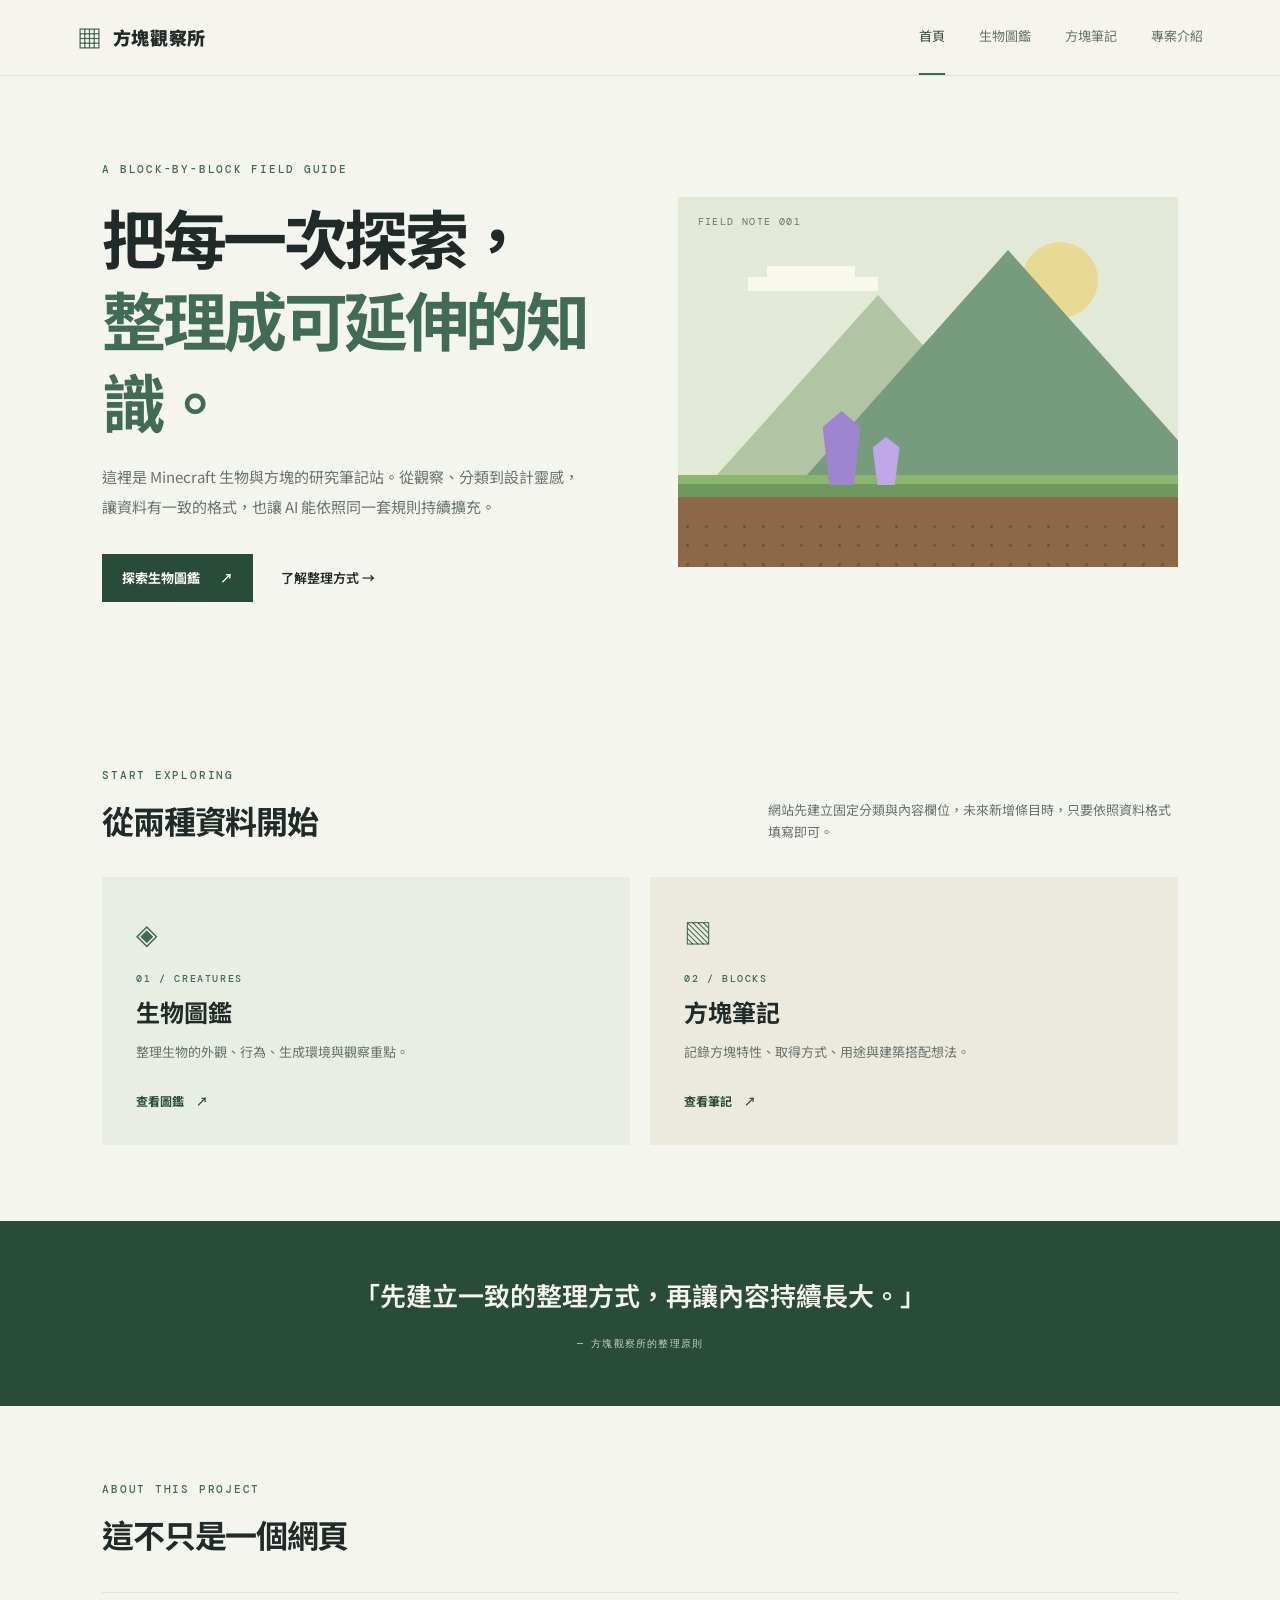
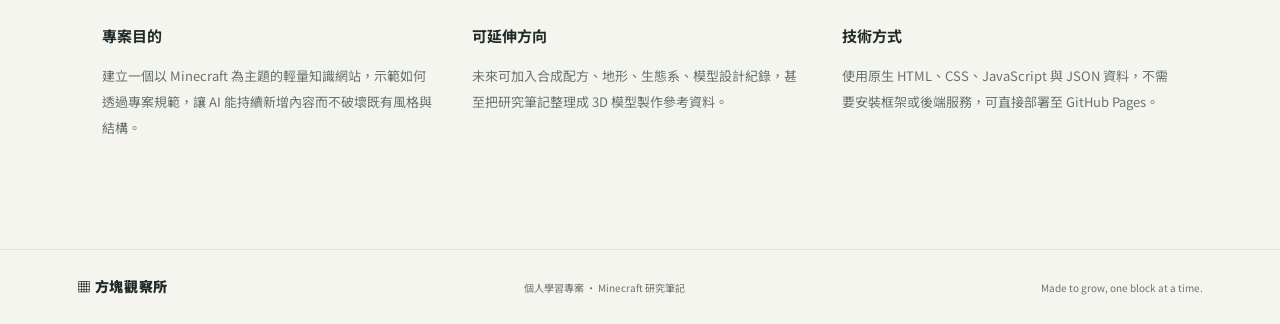
<file: index.html>
<!DOCTYPE html>
<html lang="zh-Hant">
<head>
  <meta charset="UTF-8">
  <meta name="viewport" content="width=device-width, initial-scale=1.0">
  <meta name="description" content="方塊觀察所：以清楚、可延伸的方式整理 Minecraft 生物與方塊研究筆記。">
  <title>方塊觀察所｜首頁</title>
  <link rel="stylesheet" href="assets/css/style.css">
  <script src="assets/js/site.js" defer></script>
</head>
<body>
  <header class="site-header">
    <a class="brand" href="index.html"><span class="brand-mark">▦</span> 方塊觀察所</a>
    <nav aria-label="主要導覽">
      <a class="active" href="index.html">首頁</a>
      <a href="pages/creatures.html">生物圖鑑</a>
      <a href="pages/blocks.html">方塊筆記</a>
      <a href="#about">專案介紹</a>
    </nav>
  </header>

  <main>
    <section class="hero">
      <div class="hero-copy">
        <p class="eyebrow">A BLOCK-BY-BLOCK FIELD GUIDE</p>
        <h1>把每一次探索，<br><span>整理成可延伸的知識。</span></h1>
        <p class="hero-description">這裡是 Minecraft 生物與方塊的研究筆記站。從觀察、分類到設計靈感，讓資料有一致的格式，也讓 AI 能依照同一套規則持續擴充。</p>
        <div class="hero-actions">
          <a class="button button-primary" href="pages/creatures.html">探索生物圖鑑 <span>↗</span></a>
          <a class="text-link" href="#method">了解整理方式 →</a>
        </div>
      </div>
      <div class="hero-art" aria-label="像素風方塊景觀插圖">
        <div class="sun"></div><div class="cloud cloud-one"></div><div class="cloud cloud-two"></div>
        <div class="mountain mountain-back"></div><div class="mountain mountain-front"></div>
        <div class="grass-block"><div class="grass-top"></div><div class="dirt"></div></div>
        <div class="crystal crystal-one"></div><div class="crystal crystal-two"></div>
        <span class="art-label">FIELD NOTE 001</span>
      </div>
    </section>

    <section class="section" id="method">
      <div class="section-heading">
        <div><p class="eyebrow">START EXPLORING</p><h2>從兩種資料開始</h2></div>
        <p>網站先建立固定分類與內容欄位，未來新增條目時，只要依照資料格式填寫即可。</p>
      </div>
      <div class="feature-grid">
        <a class="feature-card creature-card" href="pages/creatures.html">
          <div class="feature-icon">◈</div><p class="card-kicker">01 / CREATURES</p>
          <h3>生物圖鑑</h3><p>整理生物的外觀、行為、生成環境與觀察重點。</p><span class="card-arrow">查看圖鑑　↗</span>
        </a>
        <a class="feature-card block-card" href="pages/blocks.html">
          <div class="feature-icon">▧</div><p class="card-kicker">02 / BLOCKS</p>
          <h3>方塊筆記</h3><p>記錄方塊特性、取得方式、用途與建築搭配想法。</p><span class="card-arrow">查看筆記　↗</span>
        </a>
      </div>
    </section>

    <section class="quote-band">
      <p>「先建立一致的整理方式，再讓內容持續長大。」</p>
      <span>— 方塊觀察所的整理原則</span>
    </section>

    <section class="section about-section" id="about">
      <div class="section-heading"><div><p class="eyebrow">ABOUT THIS PROJECT</p><h2>這不只是一個網頁</h2></div></div>
      <div class="about-grid">
        <div><h3>專案目的</h3><p>建立一個以 Minecraft 為主題的輕量知識網站，示範如何透過專案規範，讓 AI 能持續新增內容而不破壞既有風格與結構。</p></div>
        <div><h3>可延伸方向</h3><p>未來可加入合成配方、地形、生態系、模型設計紀錄，甚至把研究筆記整理成 3D 模型製作參考資料。</p></div>
        <div><h3>技術方式</h3><p>使用原生 HTML、CSS、JavaScript 與 JSON 資料，不需要安裝框架或後端服務，可直接部署至 GitHub Pages。</p></div>
      </div>
    </section>
  </main>

  <footer class="site-footer"><a class="brand" href="index.html">▦ 方塊觀察所</a><span>個人學習專案 · Minecraft 研究筆記</span><span>Made to grow, one block at a time.</span></footer>
</body>
</html>
</file>
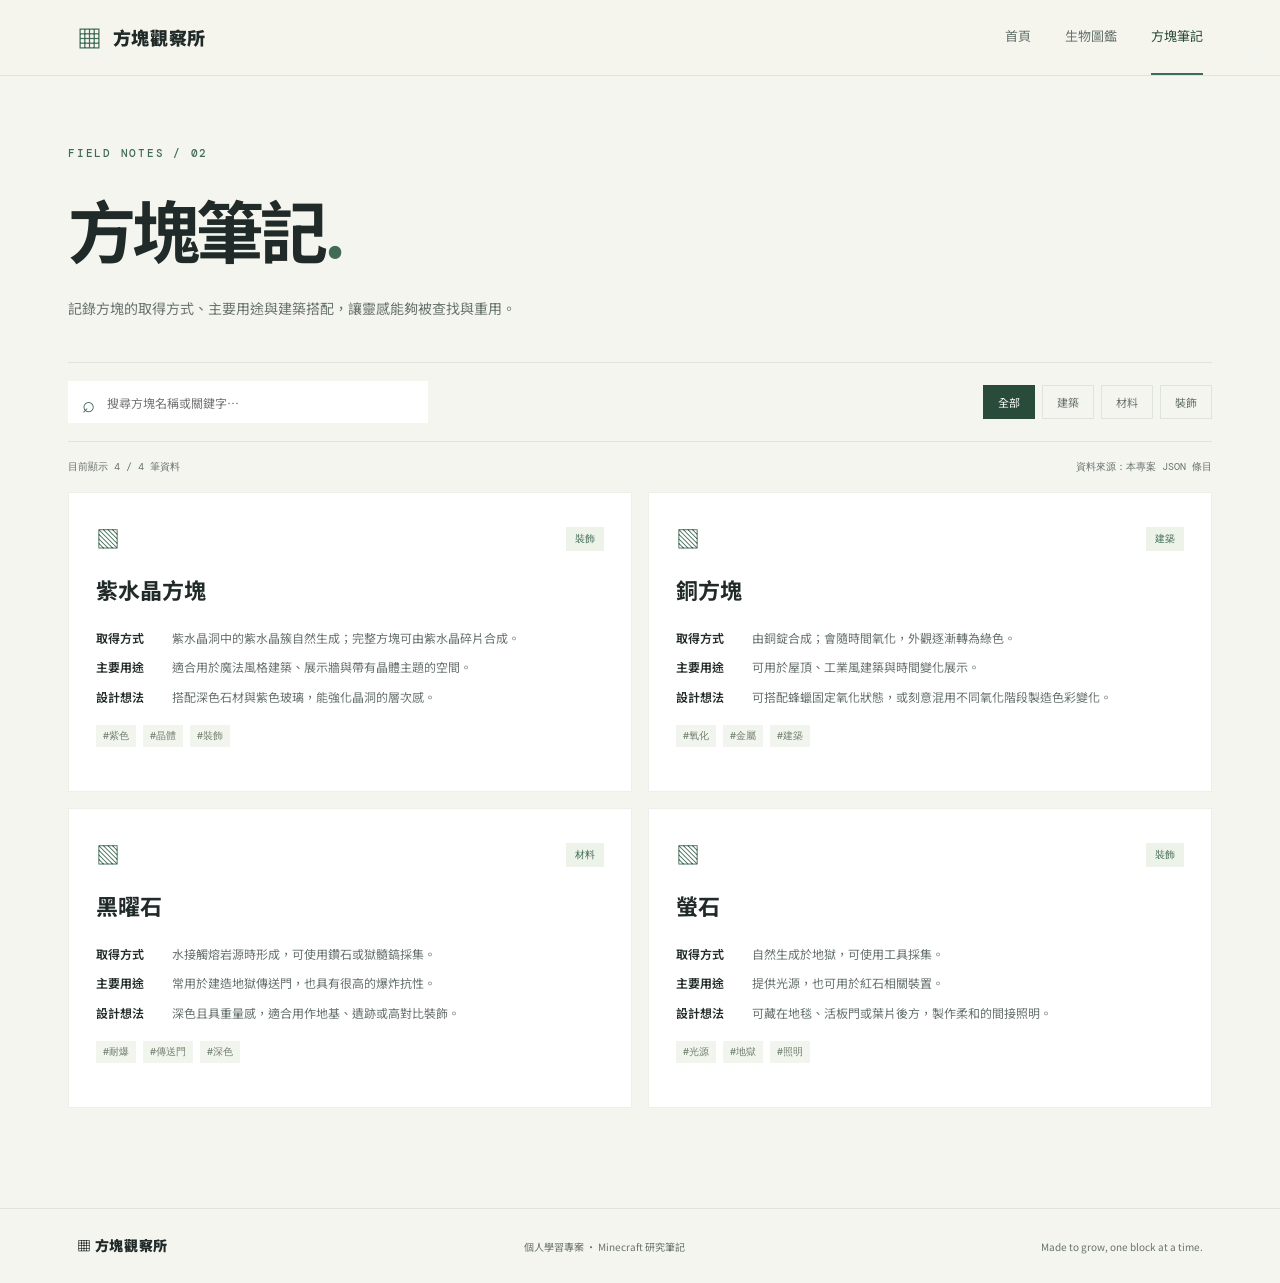
<file: pages/blocks.html>
<!DOCTYPE html>
<html lang="zh-Hant">
<head>
  <meta charset="UTF-8"><meta name="viewport" content="width=device-width, initial-scale=1.0">
  <meta name="description" content="Minecraft 方塊特性與用途筆記。">
  <title>方塊筆記｜方塊觀察所</title>
  <link rel="stylesheet" href="../assets/css/style.css">
  <script src="../assets/js/site.js" defer></script>
</head>
<body>
  <header class="site-header">
    <a class="brand" href="../index.html"><span class="brand-mark">▦</span> 方塊觀察所</a>
    <nav aria-label="主要導覽"><a href="../index.html">首頁</a><a href="creatures.html">生物圖鑑</a><a class="active" href="blocks.html">方塊筆記</a></nav>
  </header>
  <main class="listing-main">
    <section class="page-intro"><p class="eyebrow">FIELD NOTES / 02</p><h1>方塊筆記<span>.</span></h1><p>記錄方塊的取得方式、主要用途與建築搭配，讓靈感能夠被查找與重用。</p></section>
    <div class="toolbar"><label class="search-box"><span>⌕</span><input id="searchInput" type="search" placeholder="搜尋方塊名稱或關鍵字…" aria-label="搜尋方塊"></label><div class="filter-group" id="filterGroup"><button class="filter active" data-filter="全部">全部</button><button class="filter" data-filter="建築">建築</button><button class="filter" data-filter="材料">材料</button><button class="filter" data-filter="裝飾">裝飾</button></div></div>
    <div class="result-line"><span id="resultCount">載入中…</span><span>資料來源：本專案 JSON 條目</span></div>
    <section class="entry-grid" id="entryGrid" aria-live="polite"></section>
  </main>
  <footer class="site-footer"><a class="brand" href="../index.html">▦ 方塊觀察所</a><span>個人學習專案 · Minecraft 研究筆記</span><span>Made to grow, one block at a time.</span></footer>
</body>
</html>
</file>
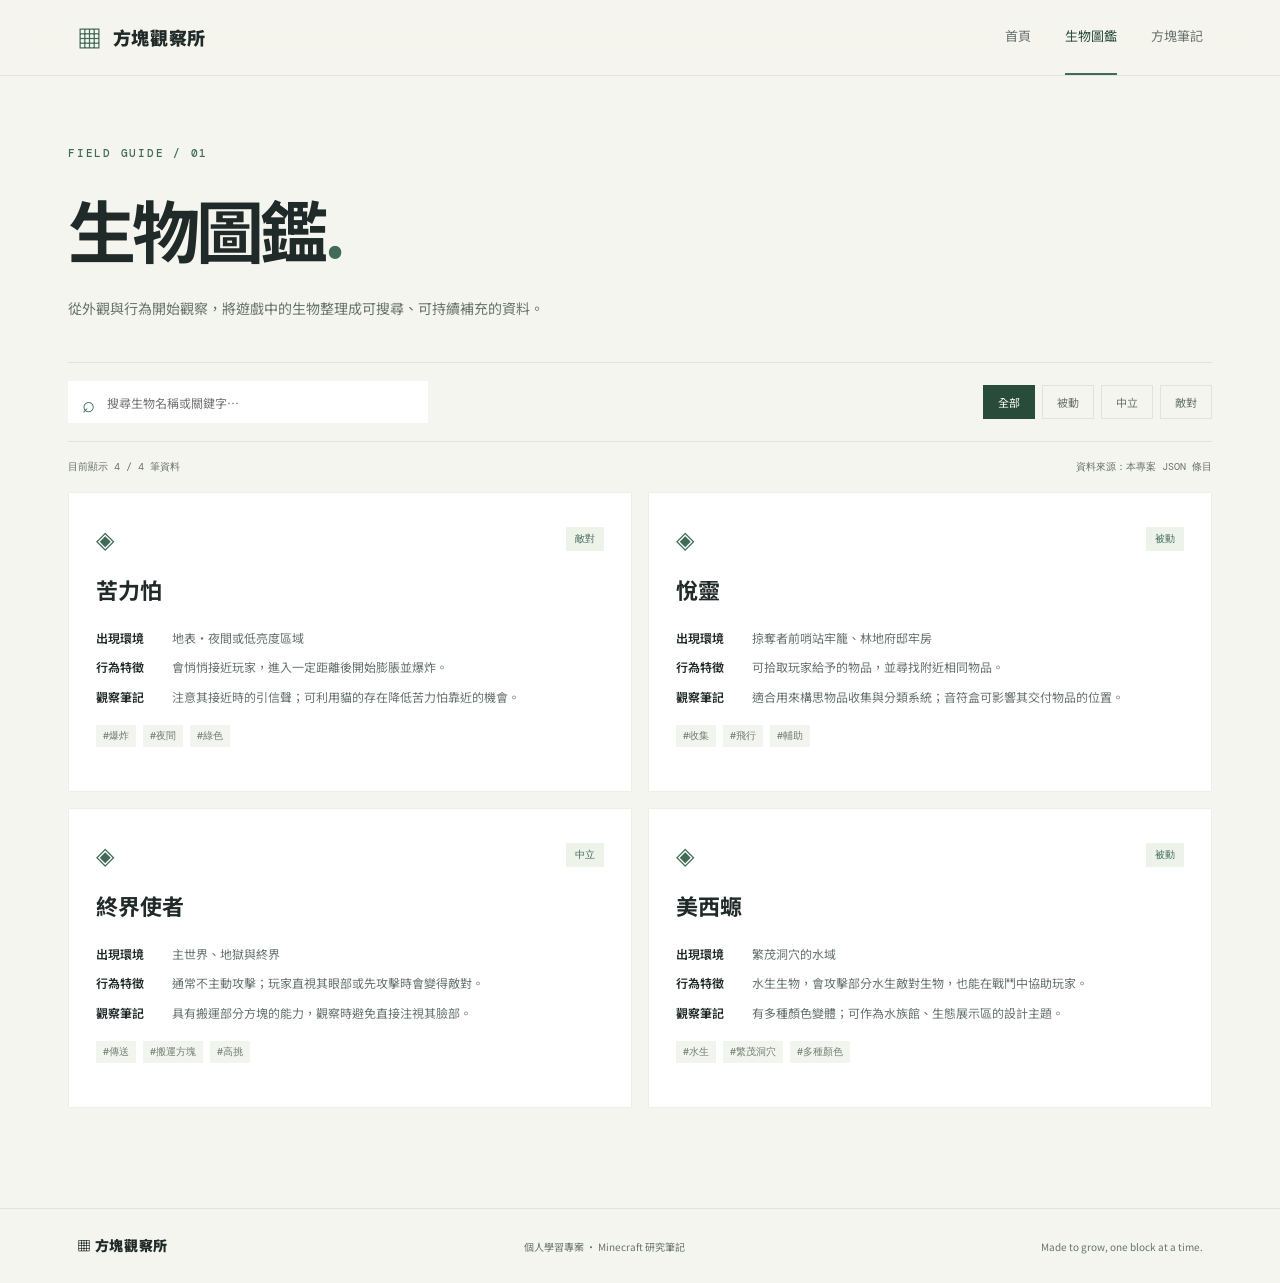
<file: pages/creatures.html>
<!DOCTYPE html>
<html lang="zh-Hant">
<head>
  <meta charset="UTF-8"><meta name="viewport" content="width=device-width, initial-scale=1.0">
  <meta name="description" content="Minecraft 生物觀察圖鑑。">
  <title>生物圖鑑｜方塊觀察所</title>
  <link rel="stylesheet" href="../assets/css/style.css">
  <script src="../assets/js/site.js" defer></script>
</head>
<body>
  <header class="site-header">
    <a class="brand" href="../index.html"><span class="brand-mark">▦</span> 方塊觀察所</a>
    <nav aria-label="主要導覽"><a href="../index.html">首頁</a><a class="active" href="creatures.html">生物圖鑑</a><a href="blocks.html">方塊筆記</a></nav>
  </header>
  <main class="listing-main">
    <section class="page-intro"><p class="eyebrow">FIELD GUIDE / 01</p><h1>生物圖鑑<span>.</span></h1><p>從外觀與行為開始觀察，將遊戲中的生物整理成可搜尋、可持續補充的資料。</p></section>
    <div class="toolbar"><label class="search-box"><span>⌕</span><input id="searchInput" type="search" placeholder="搜尋生物名稱或關鍵字…" aria-label="搜尋生物"></label><div class="filter-group" id="filterGroup"><button class="filter active" data-filter="全部">全部</button><button class="filter" data-filter="被動">被動</button><button class="filter" data-filter="中立">中立</button><button class="filter" data-filter="敵對">敵對</button></div></div>
    <div class="result-line"><span id="resultCount">載入中…</span><span>資料來源：本專案 JSON 條目</span></div>
    <section class="entry-grid" id="entryGrid" aria-live="polite"></section>
  </main>
  <footer class="site-footer"><a class="brand" href="../index.html">▦ 方塊觀察所</a><span>個人學習專案 · Minecraft 研究筆記</span><span>Made to grow, one block at a time.</span></footer>
</body>
</html>
</file>
<file: assets/css/style.css>
@import url('https://fonts.googleapis.com/css2?family=DM+Mono:wght@400;500&family=Noto+Sans+TC:wght@400;500;600;700;900&display=swap');
:root{--ink:#202a28;--muted:#68736e;--paper:#f5f5ef;--green:#416b56;--green-dark:#294b3a;--line:#dfe4db;--lime:#d5e6a8;--white:#fff;--mono:'DM Mono',monospace;--sans:'Noto Sans TC',sans-serif}
*{box-sizing:border-box}html{scroll-behavior:smooth}body{margin:0;background:var(--paper);color:var(--ink);font-family:var(--sans);line-height:1.7}a{color:inherit;text-decoration:none}.site-header{height:76px;padding:0 max(6vw,24px);display:flex;align-items:center;justify-content:space-between;border-bottom:1px solid var(--line);background:rgba(245,245,239,.94);position:sticky;top:0;z-index:10;backdrop-filter:blur(12px)}.brand{font-weight:900;letter-spacing:.04em;font-size:18px;display:flex;align-items:center;gap:10px}.brand-mark{color:var(--green);font-size:25px}.site-header nav{display:flex;gap:34px;height:100%;align-items:center}.site-header nav a{font-size:13px;color:var(--muted);height:100%;display:flex;align-items:center;border-bottom:2px solid transparent}.site-header nav a:hover,.site-header nav a.active{color:var(--green-dark);border-color:var(--green)}.hero{padding:86px max(8vw,28px) 90px;display:grid;grid-template-columns:1fr 1fr;gap:7%;align-items:center;max-width:1500px;margin:auto}.eyebrow,.card-kicker{font:500 11px var(--mono);letter-spacing:.16em;color:var(--green)}h1,h2,h3,p{margin-top:0}.hero h1{font-size:clamp(38px,5vw,66px);line-height:1.28;letter-spacing:-.055em;margin:20px 0}.hero h1 span{color:var(--green)}.hero-description{color:var(--muted);max-width:490px;font-size:15px;line-height:2}.hero-actions{display:flex;align-items:center;gap:28px;margin-top:32px}.button{padding:13px 20px;font-size:13px;font-weight:700;display:inline-flex;gap:20px;align-items:center}.button-primary{background:var(--green-dark);color:white}.button-primary:hover{background:var(--green)}.text-link{font-size:13px;font-weight:600}.hero-art{height:370px;background:#e2e9d7;position:relative;overflow:hidden;isolation:isolate}.sun{position:absolute;width:76px;height:76px;border-radius:50%;background:#e8d994;top:45px;right:80px}.cloud{position:absolute;height:14px;background:#f8f8ec;width:90px;top:80px;left:70px;box-shadow:18px -12px 0 -1px #f8f8ec,40px 0 0 #f8f8ec}.cloud-two{top:132px;left:240px;transform:scale(.7)}.mountain{position:absolute;bottom:82px;width:0;height:0;border-left:170px solid transparent;border-right:170px solid transparent;border-bottom:190px solid #91ad91}.mountain-back{left:30px;border-bottom-color:#b1c4a3}.mountain-front{right:-40px;border-left-width:210px;border-right-width:210px;border-bottom-width:235px;border-bottom-color:#779b7d}.grass-block{position:absolute;bottom:0;left:0;width:100%;height:92px;background:#8d6847;border-top:22px solid #6d995e}.grass-top{position:absolute;top:-22px;left:0;width:100%;height:9px;background:#8bb66b}.dirt{position:absolute;top:20px;left:0;width:100%;height:100%;background-image:radial-gradient(#644b36 1.5px,transparent 1.5px);background-size:19px 19px;opacity:.65}.crystal{position:absolute;bottom:82px;left:29%;width:38px;height:74px;background:#9d85cf;clip-path:polygon(50% 0,100% 22%,82% 100%,18% 100%,0 22%);filter:drop-shadow(5px 5px 0 #7865a5)}.crystal-two{left:39%;height:48px;width:27px;background:#c0a8e8}.art-label{position:absolute;top:18px;left:20px;font:10px var(--mono);letter-spacing:.14em;color:#61775e}.section{padding:76px max(8vw,28px);max-width:1500px;margin:auto}.section-heading{display:flex;justify-content:space-between;align-items:end;gap:30px;margin-bottom:30px}.section-heading h2{font-size:32px;letter-spacing:-.04em;margin:8px 0 0}.section-heading>p{max-width:410px;color:var(--muted);font-size:13px;margin-bottom:4px}.feature-grid{display:grid;grid-template-columns:1fr 1fr;gap:20px}.feature-card{padding:32px 34px;background:#e8eee3;min-height:240px;transition:transform .2s,background .2s}.feature-card:hover{transform:translateY(-4px);background:#e1eadb}.block-card{background:#ece9df}.block-card:hover{background:#e8e3d6}.feature-icon{font-size:28px;color:var(--green)}.card-kicker{margin:15px 0 7px;font-size:10px}.feature-card h3{font-size:24px;margin-bottom:8px}.feature-card p:not(.card-kicker){font-size:13px;color:var(--muted);max-width:430px}.card-arrow{font-size:12px;font-weight:700;color:var(--green-dark);display:inline-block;margin-top:15px}.quote-band{background:var(--green-dark);color:#f5f5ef;padding:52px 20px;text-align:center}.quote-band p{font-size:clamp(18px,2.5vw,26px);font-weight:600;margin-bottom:10px}.quote-band span{font:10px var(--mono);letter-spacing:.12em;color:#c5d5c5}.about-section{padding-bottom:95px}.about-grid{display:grid;grid-template-columns:repeat(3,1fr);gap:34px;border-top:1px solid var(--line);padding-top:30px}.about-grid h3{font-size:15px}.about-grid p{font-size:13px;color:var(--muted);line-height:2}.site-footer{padding:25px max(6vw,24px);border-top:1px solid var(--line);display:flex;justify-content:space-between;align-items:center;gap:20px;color:var(--muted);font-size:10px}.site-footer .brand{color:var(--ink);font-size:14px}.listing-main{max-width:1200px;margin:auto;padding:70px 28px 100px}.page-intro{max-width:700px;margin-bottom:42px}.page-intro h1{font-size:clamp(42px,6vw,68px);letter-spacing:-.06em;margin:10px 0}.page-intro h1 span{color:var(--green)}.page-intro>p:last-child{color:var(--muted);font-size:14px}.toolbar{display:flex;justify-content:space-between;gap:20px;align-items:center;padding:18px 0;border-top:1px solid var(--line);border-bottom:1px solid var(--line)}.search-box{display:flex;align-items:center;gap:10px;background:#fff;padding:0 14px;width:min(360px,100%);height:42px}.search-box span{font-size:22px;color:var(--green)}.search-box input{border:0;outline:0;background:transparent;width:100%;font:12px var(--sans);color:var(--ink)}.filter-group{display:flex;gap:7px;flex-wrap:wrap}.filter{border:1px solid var(--line);background:transparent;padding:8px 14px;font:11px var(--sans);color:var(--muted);cursor:pointer}.filter:hover,.filter.active{background:var(--green-dark);border-color:var(--green-dark);color:#fff}.result-line{display:flex;justify-content:space-between;color:var(--muted);font:10px var(--mono);padding:18px 0}.entry-grid{display:grid;grid-template-columns:repeat(2,1fr);gap:16px}.entry-card{background:#fff;padding:25px 27px;border:1px solid #edf0e9;min-height:300px}.entry-top{display:flex;justify-content:space-between;align-items:center}.entry-icon{font-size:24px;color:var(--green)}.entry-category{font:10px var(--mono);color:var(--green);background:#edf3e9;padding:5px 9px}.entry-card h2{font-size:22px;margin:12px 0 18px}.entry-card p{font-size:12px;color:var(--muted);line-height:1.8;margin-bottom:8px}.entry-card p strong{color:var(--ink);display:inline-block;min-width:76px;font-weight:600}.tag-row{display:flex;gap:7px;flex-wrap:wrap;margin-top:18px}.tag{font:10px var(--mono);color:#71806f;background:#f2f4ee;padding:4px 7px}.empty-state,.error-state{grid-column:1/-1;text-align:center;padding:55px 20px;color:var(--muted)}.empty-state>span{font-size:30px}.empty-state h2{color:var(--ink);font-size:18px;margin:10px 0}.empty-state p{font-size:12px}
@media(max-width:760px){.site-header{height:auto;min-height:70px;align-items:flex-start;flex-direction:column;padding:14px 22px;gap:8px}.site-header nav{gap:22px;height:34px}.site-header nav a{font-size:11px}.hero{grid-template-columns:1fr;padding-top:58px;gap:38px}.hero-art{height:270px}.section{padding-top:55px;padding-bottom:55px}.section-heading{display:block}.section-heading>p{margin-top:15px}.feature-grid,.about-grid,.entry-grid{grid-template-columns:1fr}.toolbar{align-items:flex-start;flex-direction:column}.search-box{width:100%}.listing-main{padding-top:48px}.site-footer{align-items:flex-start;flex-direction:column;gap:8px}.entry-card{min-height:0}}
</file>
